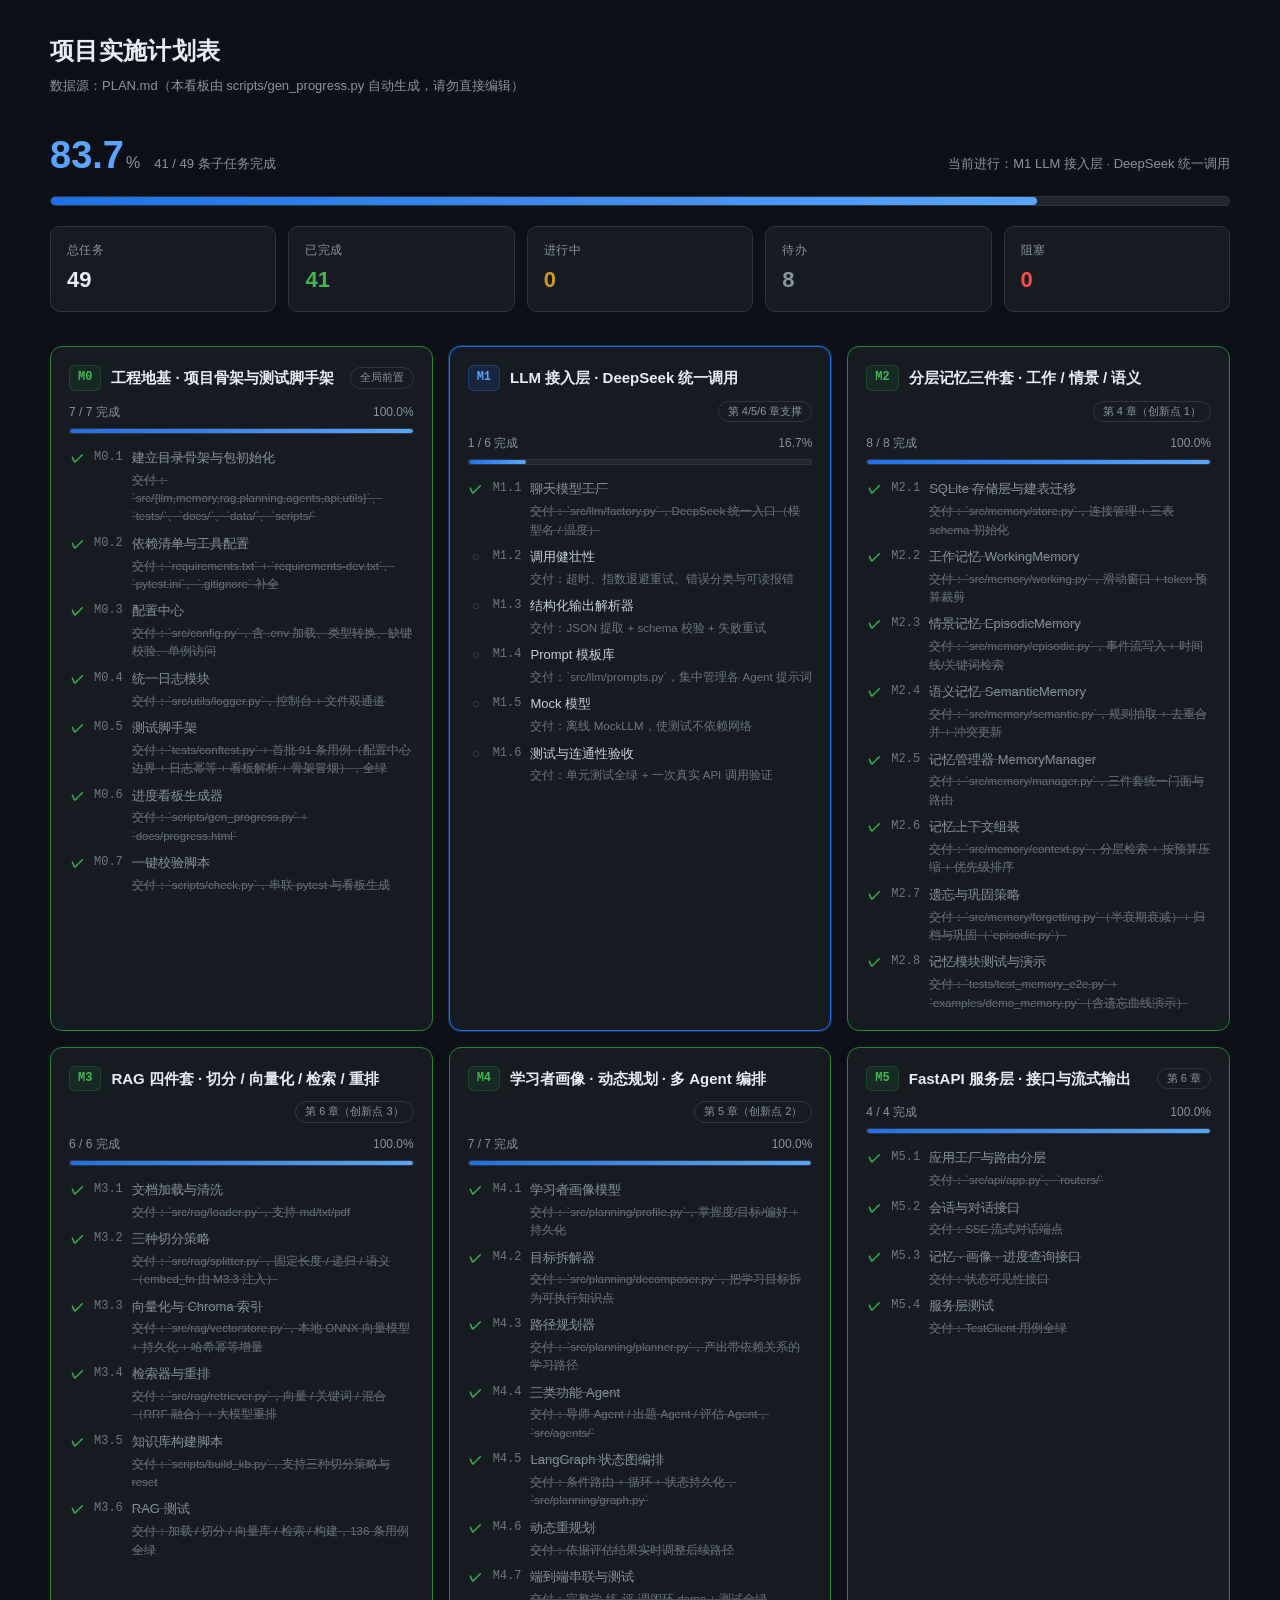
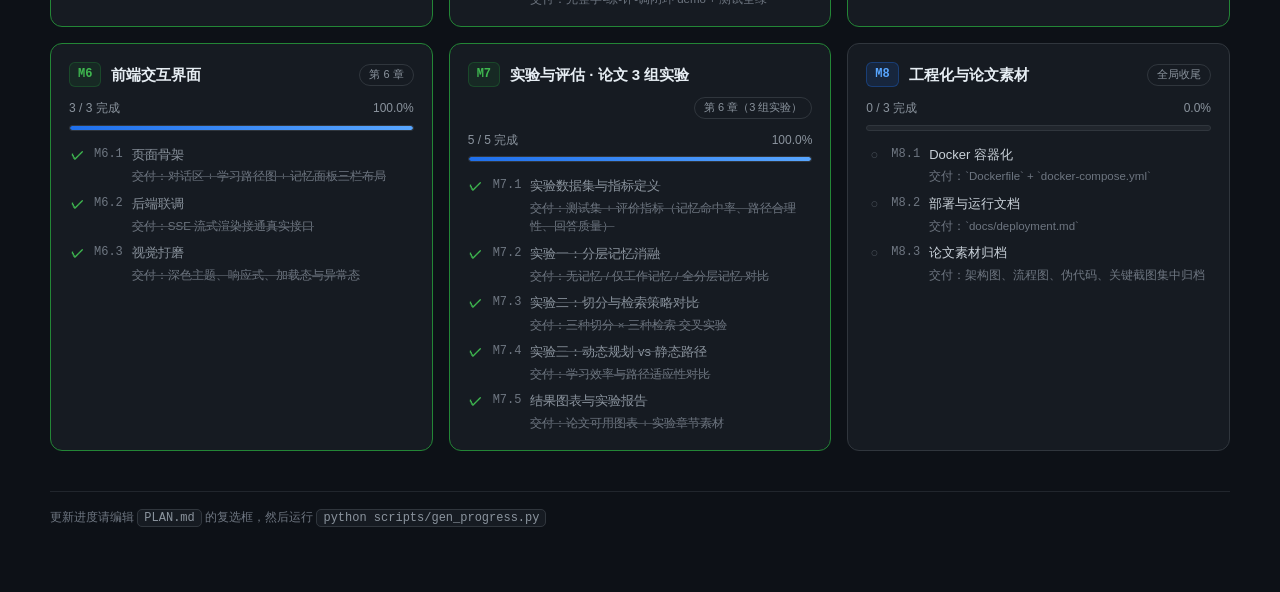
<file: docs/progress.html>
<!DOCTYPE html>
<html lang="zh-CN">
<head>
<meta charset="utf-8">
<meta name="viewport" content="width=device-width, initial-scale=1">
<title>项目实施计划表 · 进度看板</title>
<style>
* { box-sizing: border-box; margin: 0; padding: 0; }
body {
  background: #0d1117; color: #e6edf3; line-height: 1.6;
  font-family: "Segoe UI", "PingFang SC", "Microsoft YaHei", -apple-system, sans-serif;
  padding: 32px 24px 64px;
}
.wrap { max-width: 1180px; margin: 0 auto; }
header { margin-bottom: 28px; }
h1 { font-size: 24px; font-weight: 650; letter-spacing: .3px; }
.sub { color: #8b949e; font-size: 13px; margin-top: 6px; }
.headline { display: flex; align-items: baseline; gap: 14px; margin: 22px 0 10px; }
.headline .pct { font-size: 38px; font-weight: 700; color: #58a6ff; font-variant-numeric: tabular-nums; }
.headline .pct small { font-size: 16px; color: #8b949e; font-weight: 500; margin-left: 2px; }
.headline .now { color: #8b949e; font-size: 13px; margin-left: auto; }
.bar { height: 10px; background: #21262d; border-radius: 999px; overflow: hidden; border: 1px solid #30363d; }
.bar > span { display: block; height: 100%; border-radius: 999px;
  background: linear-gradient(90deg, #1f6feb, #58a6ff); transition: width .4s ease; }
.stats { display: grid; grid-template-columns: repeat(auto-fit, minmax(120px, 1fr));
  gap: 12px; margin: 20px 0 34px; }
.stat { background: #161b22; border: 1px solid #30363d; border-radius: 10px; padding: 14px 16px; }
.stat .k { color: #8b949e; font-size: 12px; letter-spacing: .4px; }
.stat .v { font-size: 22px; font-weight: 650; margin-top: 2px; font-variant-numeric: tabular-nums; }
.v.done { color: #3fb950; } .v.doing { color: #d29922; }
.v.blocked { color: #f85149; } .v.todo { color: #8b949e; }
.grid { display: grid; grid-template-columns: repeat(auto-fill, minmax(348px, 1fr)); gap: 16px; }
.card { background: #161b22; border: 1px solid #30363d; border-radius: 12px; padding: 18px;
  display: flex; flex-direction: column; }
.card.finished { border-color: #238636; }
.card.active { border-color: #1f6feb; box-shadow: 0 0 0 1px rgba(31,111,235,.35); }
.card.codes { padding: 22px 0; }
.card-head { display: flex; align-items: center; gap: 10px; flex-wrap: wrap; }
.badge { font-size: 12px; font-weight: 700; padding: 2px 8px; border-radius: 6px;
  background: #1f6feb22; color: #58a6ff; border: 1px solid #1f6feb55; font-family: Consolas, monospace; }
.card.finished .badge { background: #23863622; color: #3fb950; border-color: #23863655; }
.card-title { font-size: 15px; font-weight: 600; }
.tag { font-size: 11px; color: #8b949e; border: 1px solid #30363d; border-radius: 999px;
  padding: 1px 9px; margin-left: auto; white-space: nowrap; }
.card-sub { display: flex; justify-content: space-between; color: #8b949e; font-size: 12px; margin: 12px 0 6px; }
.card .bar { height: 6px; }
.tasks { list-style: none; margin-top: 14px; display: flex; flex-direction: column; gap: 8px; }
.tasks li { display: flex; gap: 9px; font-size: 13px; align-items: flex-start; }
.tasks .ico { flex: 0 0 16px; text-align: center; font-weight: 700; line-height: 1.5; }
.tasks .code { color: #6e7681; font-family: Consolas, monospace; font-size: 12px; flex: 0 0 auto; }
.tasks .txt { flex: 1; }
.tasks .deliver { display: block; color: #6e7681; font-size: 11.5px; margin-top: 2px; }
li.done .ico { color: #3fb950; } li.done .txt { color: #8b949e; text-decoration: line-through;
  text-decoration-color: #484f58; }
li.doing .ico { color: #d29922; } li.doing .txt { color: #e6edf3; font-weight: 600; }
li.blocked .ico { color: #f85149; } li.blocked .txt { color: #f85149; }
li.todo .ico { color: #484f58; } li.todo .txt { color: #c9d1d9; }
footer { margin-top: 40px; color: #6e7681; font-size: 12px; border-top: 1px solid #21262d; padding-top: 16px; }
footer code { background: #161b22; border: 1px solid #30363d; border-radius: 5px; padding: 1px 6px;
  font-family: Consolas, monospace; color: #8b949e; }
</style>
</head>
<body>
<div class="wrap">
  <header>
    <h1>项目实施计划表</h1>
    <div class="sub">数据源：PLAN.md（本看板由 scripts/gen_progress.py 自动生成，请勿直接编辑）</div>
  </header>

  <div class="headline">
    <span class="pct">83.7<small>%</small></span>
    <span class="sub">41 / 49 条子任务完成</span>
    <span class="now">当前进行：M1 LLM 接入层 · DeepSeek 统一调用</span>
  </div>
  <div class="bar "><span style="width:83.7%"></span></div>
  <div class="stats"><div class="stat"><div class="k">总任务</div><div class="v ">49</div></div><div class="stat"><div class="k">已完成</div><div class="v done">41</div></div><div class="stat"><div class="k">进行中</div><div class="v doing">0</div></div><div class="stat"><div class="k">待办</div><div class="v todo">8</div></div><div class="stat"><div class="k">阻塞</div><div class="v blocked">0</div></div></div>

  <div class="grid"><section class="card finished"><div class="card-head"><span class="badge">M0</span><span class="card-title">工程地基 · 项目骨架与测试脚手架</span><span class="tag">全局前置</span></div><div class="card-sub"><span>7 / 7 完成</span><span>100.0%</span></div><div class="bar "><span style="width:100.0%"></span></div><ul class="tasks"><li class="done"><span class="ico">✓</span><span class="code">M0.1</span><span class="txt">建立目录骨架与包初始化<span class="deliver">交付：`src/{llm,memory,rag,planning,agents,api,utils}`、`tests/`、`docs/`、`data/`、`scripts/`</span></span></li><li class="done"><span class="ico">✓</span><span class="code">M0.2</span><span class="txt">依赖清单与工具配置<span class="deliver">交付：`requirements.txt` + `requirements-dev.txt`、`pytest.ini`、`.gitignore` 补全</span></span></li><li class="done"><span class="ico">✓</span><span class="code">M0.3</span><span class="txt">配置中心<span class="deliver">交付：`src/config.py`，含 .env 加载、类型转换、缺键校验、单例访问</span></span></li><li class="done"><span class="ico">✓</span><span class="code">M0.4</span><span class="txt">统一日志模块<span class="deliver">交付：`src/utils/logger.py`，控制台 + 文件双通道</span></span></li><li class="done"><span class="ico">✓</span><span class="code">M0.5</span><span class="txt">测试脚手架<span class="deliver">交付：`tests/conftest.py` + 首批 91 条用例（配置中心边界 + 日志幂等 + 看板解析 + 骨架冒烟），全绿</span></span></li><li class="done"><span class="ico">✓</span><span class="code">M0.6</span><span class="txt">进度看板生成器<span class="deliver">交付：`scripts/gen_progress.py` + `docs/progress.html`</span></span></li><li class="done"><span class="ico">✓</span><span class="code">M0.7</span><span class="txt">一键校验脚本<span class="deliver">交付：`scripts/check.py`，串联 pytest 与看板生成</span></span></li></ul></section><section class="card active"><div class="card-head"><span class="badge">M1</span><span class="card-title">LLM 接入层 · DeepSeek 统一调用</span><span class="tag">第 4/5/6 章支撑</span></div><div class="card-sub"><span>1 / 6 完成</span><span>16.7%</span></div><div class="bar "><span style="width:16.7%"></span></div><ul class="tasks"><li class="done"><span class="ico">✓</span><span class="code">M1.1</span><span class="txt">聊天模型工厂<span class="deliver">交付：`src/llm/factory.py`，DeepSeek 统一入口（模型名 / 温度）</span></span></li><li class="todo"><span class="ico">○</span><span class="code">M1.2</span><span class="txt">调用健壮性<span class="deliver">交付：超时、指数退避重试、错误分类与可读报错</span></span></li><li class="todo"><span class="ico">○</span><span class="code">M1.3</span><span class="txt">结构化输出解析器<span class="deliver">交付：JSON 提取 + schema 校验 + 失败重试</span></span></li><li class="todo"><span class="ico">○</span><span class="code">M1.4</span><span class="txt">Prompt 模板库<span class="deliver">交付：`src/llm/prompts.py`，集中管理各 Agent 提示词</span></span></li><li class="todo"><span class="ico">○</span><span class="code">M1.5</span><span class="txt">Mock 模型<span class="deliver">交付：离线 MockLLM，使测试不依赖网络</span></span></li><li class="todo"><span class="ico">○</span><span class="code">M1.6</span><span class="txt">测试与连通性验收<span class="deliver">交付：单元测试全绿 + 一次真实 API 调用验证</span></span></li></ul></section><section class="card finished"><div class="card-head"><span class="badge">M2</span><span class="card-title">分层记忆三件套 · 工作 / 情景 / 语义</span><span class="tag">第 4 章（创新点 1）</span></div><div class="card-sub"><span>8 / 8 完成</span><span>100.0%</span></div><div class="bar "><span style="width:100.0%"></span></div><ul class="tasks"><li class="done"><span class="ico">✓</span><span class="code">M2.1</span><span class="txt">SQLite 存储层与建表迁移<span class="deliver">交付：`src/memory/store.py`，连接管理 + 三表 schema 初始化</span></span></li><li class="done"><span class="ico">✓</span><span class="code">M2.2</span><span class="txt">工作记忆 WorkingMemory<span class="deliver">交付：`src/memory/working.py`，滑动窗口 + token 预算裁剪</span></span></li><li class="done"><span class="ico">✓</span><span class="code">M2.3</span><span class="txt">情景记忆 EpisodicMemory<span class="deliver">交付：`src/memory/episodic.py`，事件流写入 + 时间线/关键词检索</span></span></li><li class="done"><span class="ico">✓</span><span class="code">M2.4</span><span class="txt">语义记忆 SemanticMemory<span class="deliver">交付：`src/memory/semantic.py`，规则抽取 + 去重合并 + 冲突更新</span></span></li><li class="done"><span class="ico">✓</span><span class="code">M2.5</span><span class="txt">记忆管理器 MemoryManager<span class="deliver">交付：`src/memory/manager.py`，三件套统一门面与路由</span></span></li><li class="done"><span class="ico">✓</span><span class="code">M2.6</span><span class="txt">记忆上下文组装<span class="deliver">交付：`src/memory/context.py`，分层检索 + 按预算压缩 + 优先级排序</span></span></li><li class="done"><span class="ico">✓</span><span class="code">M2.7</span><span class="txt">遗忘与巩固策略<span class="deliver">交付：`src/memory/forgetting.py`（半衰期衰减）+ 归档与巩固（`episodic.py`）</span></span></li><li class="done"><span class="ico">✓</span><span class="code">M2.8</span><span class="txt">记忆模块测试与演示<span class="deliver">交付：`tests/test_memory_e2e.py` + `examples/demo_memory.py`（含遗忘曲线演示）</span></span></li></ul></section><section class="card finished"><div class="card-head"><span class="badge">M3</span><span class="card-title">RAG 四件套 · 切分 / 向量化 / 检索 / 重排</span><span class="tag">第 6 章（创新点 3）</span></div><div class="card-sub"><span>6 / 6 完成</span><span>100.0%</span></div><div class="bar "><span style="width:100.0%"></span></div><ul class="tasks"><li class="done"><span class="ico">✓</span><span class="code">M3.1</span><span class="txt">文档加载与清洗<span class="deliver">交付：`src/rag/loader.py`，支持 md/txt/pdf</span></span></li><li class="done"><span class="ico">✓</span><span class="code">M3.2</span><span class="txt">三种切分策略<span class="deliver">交付：`src/rag/splitter.py`，固定长度 / 递归 / 语义（embed_fn 由 M3.3 注入）</span></span></li><li class="done"><span class="ico">✓</span><span class="code">M3.3</span><span class="txt">向量化与 Chroma 索引<span class="deliver">交付：`src/rag/vectorstore.py`，本地 ONNX 向量模型 + 持久化 + 哈希幂等增量</span></span></li><li class="done"><span class="ico">✓</span><span class="code">M3.4</span><span class="txt">检索器与重排<span class="deliver">交付：`src/rag/retriever.py`，向量 / 关键词 / 混合（RRF 融合）+ 大模型重排</span></span></li><li class="done"><span class="ico">✓</span><span class="code">M3.5</span><span class="txt">知识库构建脚本<span class="deliver">交付：`scripts/build_kb.py`，支持三种切分策略与 reset</span></span></li><li class="done"><span class="ico">✓</span><span class="code">M3.6</span><span class="txt">RAG 测试<span class="deliver">交付：加载 / 切分 / 向量库 / 检索 / 构建，136 条用例全绿</span></span></li></ul></section><section class="card finished"><div class="card-head"><span class="badge">M4</span><span class="card-title">学习者画像 · 动态规划 · 多 Agent 编排</span><span class="tag">第 5 章（创新点 2）</span></div><div class="card-sub"><span>7 / 7 完成</span><span>100.0%</span></div><div class="bar "><span style="width:100.0%"></span></div><ul class="tasks"><li class="done"><span class="ico">✓</span><span class="code">M4.1</span><span class="txt">学习者画像模型<span class="deliver">交付：`src/planning/profile.py`，掌握度/目标/偏好 + 持久化</span></span></li><li class="done"><span class="ico">✓</span><span class="code">M4.2</span><span class="txt">目标拆解器<span class="deliver">交付：`src/planning/decomposer.py`，把学习目标拆为可执行知识点</span></span></li><li class="done"><span class="ico">✓</span><span class="code">M4.3</span><span class="txt">路径规划器<span class="deliver">交付：`src/planning/planner.py`，产出带依赖关系的学习路径</span></span></li><li class="done"><span class="ico">✓</span><span class="code">M4.4</span><span class="txt">三类功能 Agent<span class="deliver">交付：导师 Agent / 出题 Agent / 评估 Agent，`src/agents/`</span></span></li><li class="done"><span class="ico">✓</span><span class="code">M4.5</span><span class="txt">LangGraph 状态图编排<span class="deliver">交付：条件路由 + 循环 + 状态持久化，`src/planning/graph.py`</span></span></li><li class="done"><span class="ico">✓</span><span class="code">M4.6</span><span class="txt">动态重规划<span class="deliver">交付：依据评估结果实时调整后续路径</span></span></li><li class="done"><span class="ico">✓</span><span class="code">M4.7</span><span class="txt">端到端串联与测试<span class="deliver">交付：完整学-练-评-调闭环 demo + 测试全绿</span></span></li></ul></section><section class="card finished"><div class="card-head"><span class="badge">M5</span><span class="card-title">FastAPI 服务层 · 接口与流式输出</span><span class="tag">第 6 章</span></div><div class="card-sub"><span>4 / 4 完成</span><span>100.0%</span></div><div class="bar "><span style="width:100.0%"></span></div><ul class="tasks"><li class="done"><span class="ico">✓</span><span class="code">M5.1</span><span class="txt">应用工厂与路由分层<span class="deliver">交付：`src/api/app.py`、`routers/`</span></span></li><li class="done"><span class="ico">✓</span><span class="code">M5.2</span><span class="txt">会话与对话接口<span class="deliver">交付：SSE 流式对话端点</span></span></li><li class="done"><span class="ico">✓</span><span class="code">M5.3</span><span class="txt">记忆 · 画像 · 进度查询接口<span class="deliver">交付：状态可见性接口</span></span></li><li class="done"><span class="ico">✓</span><span class="code">M5.4</span><span class="txt">服务层测试<span class="deliver">交付：TestClient 用例全绿</span></span></li></ul></section><section class="card finished"><div class="card-head"><span class="badge">M6</span><span class="card-title">前端交互界面</span><span class="tag">第 6 章</span></div><div class="card-sub"><span>3 / 3 完成</span><span>100.0%</span></div><div class="bar "><span style="width:100.0%"></span></div><ul class="tasks"><li class="done"><span class="ico">✓</span><span class="code">M6.1</span><span class="txt">页面骨架<span class="deliver">交付：对话区 + 学习路径图 + 记忆面板三栏布局</span></span></li><li class="done"><span class="ico">✓</span><span class="code">M6.2</span><span class="txt">后端联调<span class="deliver">交付：SSE 流式渲染接通真实接口</span></span></li><li class="done"><span class="ico">✓</span><span class="code">M6.3</span><span class="txt">视觉打磨<span class="deliver">交付：深色主题、响应式、加载态与异常态</span></span></li></ul></section><section class="card finished"><div class="card-head"><span class="badge">M7</span><span class="card-title">实验与评估 · 论文 3 组实验</span><span class="tag">第 6 章（3 组实验）</span></div><div class="card-sub"><span>5 / 5 完成</span><span>100.0%</span></div><div class="bar "><span style="width:100.0%"></span></div><ul class="tasks"><li class="done"><span class="ico">✓</span><span class="code">M7.1</span><span class="txt">实验数据集与指标定义<span class="deliver">交付：测试集 + 评价指标（记忆命中率、路径合理性、回答质量）</span></span></li><li class="done"><span class="ico">✓</span><span class="code">M7.2</span><span class="txt">实验一：分层记忆消融<span class="deliver">交付：无记忆 / 仅工作记忆 / 全分层记忆 对比</span></span></li><li class="done"><span class="ico">✓</span><span class="code">M7.3</span><span class="txt">实验二：切分与检索策略对比<span class="deliver">交付：三种切分 × 三种检索 交叉实验</span></span></li><li class="done"><span class="ico">✓</span><span class="code">M7.4</span><span class="txt">实验三：动态规划 vs 静态路径<span class="deliver">交付：学习效率与路径适应性对比</span></span></li><li class="done"><span class="ico">✓</span><span class="code">M7.5</span><span class="txt">结果图表与实验报告<span class="deliver">交付：论文可用图表 + 实验章节素材</span></span></li></ul></section><section class="card"><div class="card-head"><span class="badge">M8</span><span class="card-title">工程化与论文素材</span><span class="tag">全局收尾</span></div><div class="card-sub"><span>0 / 3 完成</span><span>0.0%</span></div><div class="bar "><span style="width:0.0%"></span></div><ul class="tasks"><li class="todo"><span class="ico">○</span><span class="code">M8.1</span><span class="txt">Docker 容器化<span class="deliver">交付：`Dockerfile` + `docker-compose.yml`</span></span></li><li class="todo"><span class="ico">○</span><span class="code">M8.2</span><span class="txt">部署与运行文档<span class="deliver">交付：`docs/deployment.md`</span></span></li><li class="todo"><span class="ico">○</span><span class="code">M8.3</span><span class="txt">论文素材归档<span class="deliver">交付：架构图、流程图、伪代码、关键截图集中归档</span></span></li></ul></section></div>

  <footer>
    更新进度请编辑 <code>PLAN.md</code> 的复选框，然后运行
    <code>python scripts/gen_progress.py</code>
  </footer>
</div>
</body>
</html>
</file>
